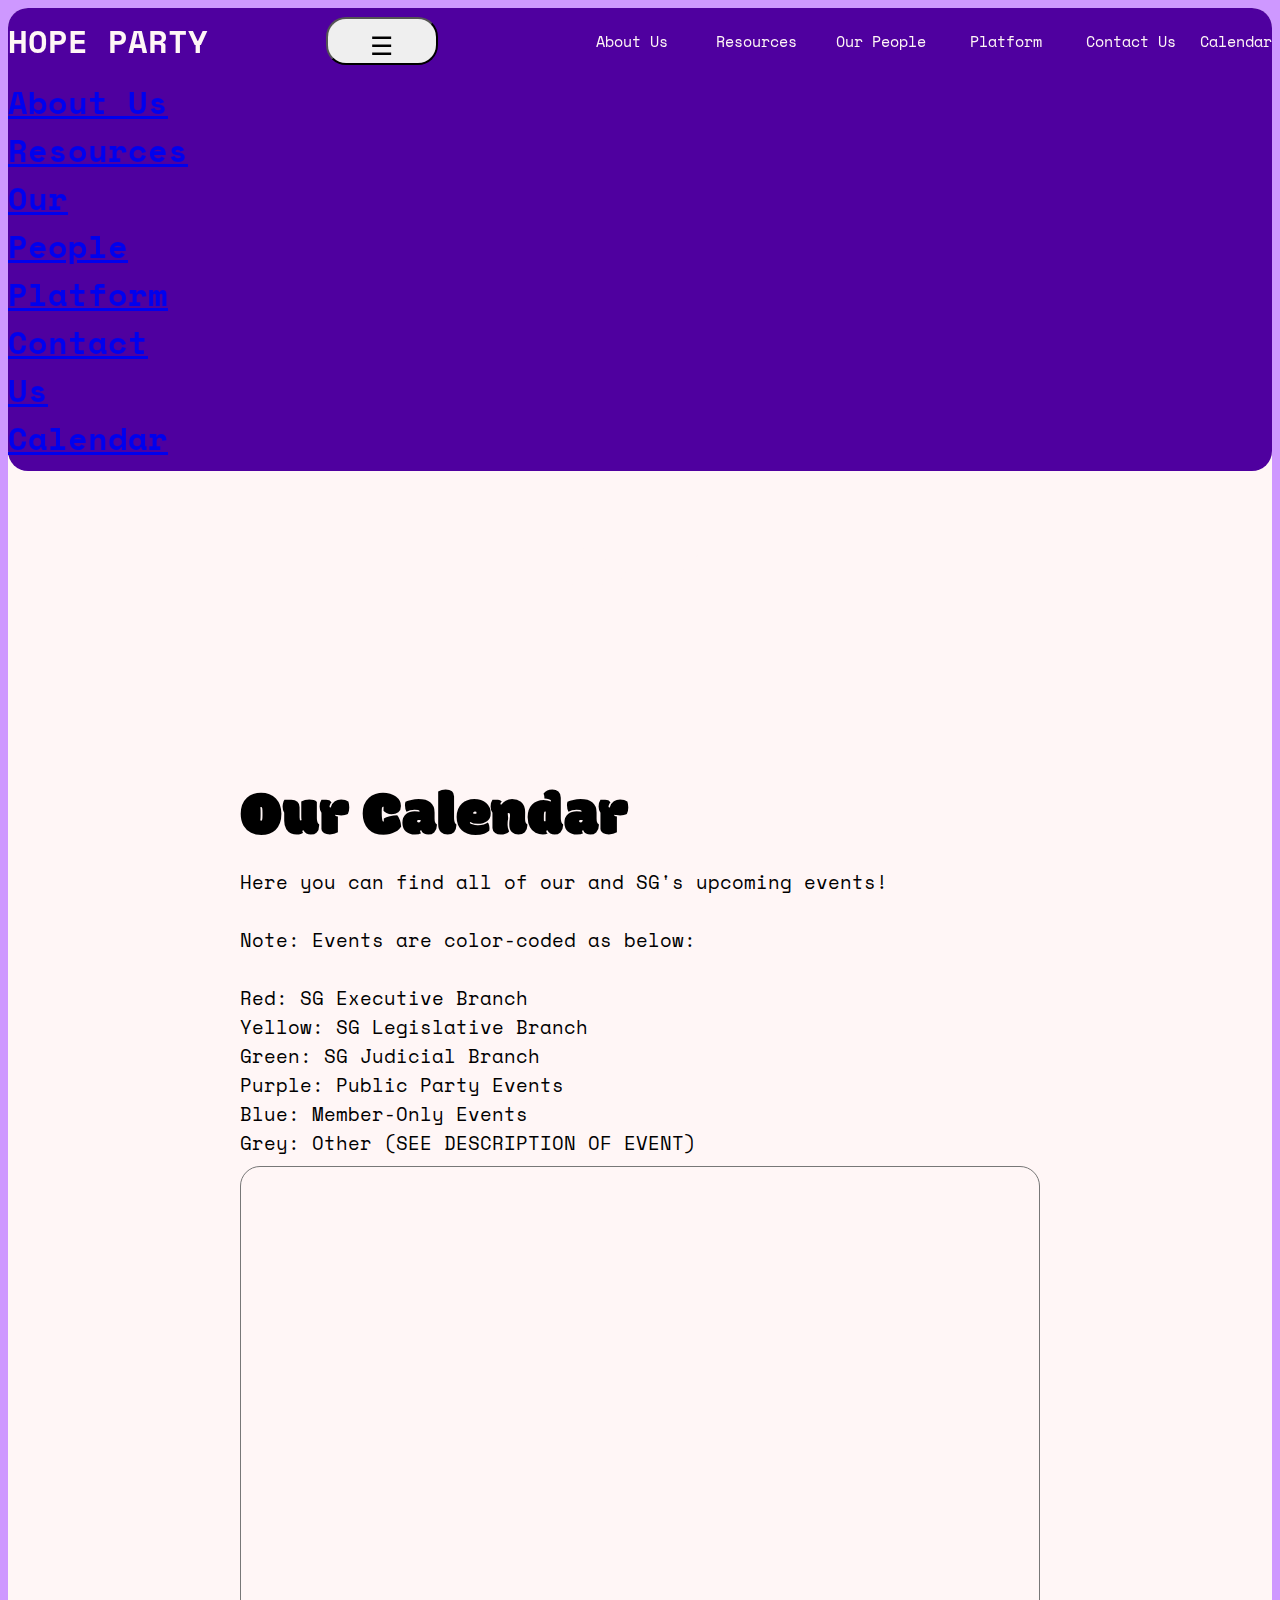
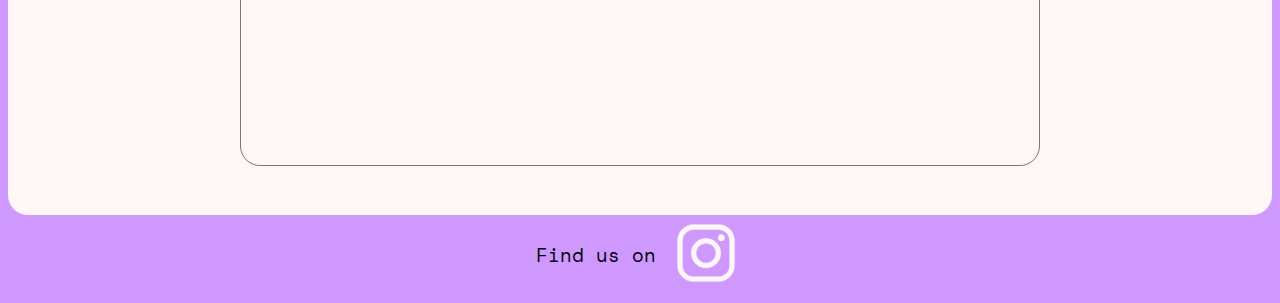
<file: calendar/index.html>
<!DOCTYPE html>
<html lang="en">
<head>
    <link href="../script/styles.css" rel="stylesheet">
    <link rel="icon" type="image/png" href="../assets/img/favicon.ico">
    <meta name="viewport" content="width=device-width, initial-scale=1.0">
    <title>HOPE PARTY | Calendar</title>
    <style>
        #mheadImg {
            background-image: url('https://lh3.googleusercontent.com/pw/AP1GczPLu0ZSyNYbU4FPASHluoDOI5B_H4A20LDKT9CrSIJh4N-pGPQoL8_J5c9zexXwGALYQaUscm7FYfyWAcFdm2GbwuA49SBHjEllSjAgRXDhGwbcWw=w2400');
        }
    </style>

    <script data-collect-dnt="true" async src="https://scripts.simpleanalyticscdn.com/latest.js"></script>
    <noscript>
        <img src="https://queue.simpleanalyticscdn.com/noscript.gif?collect-dnt=true" alt="" referrerpolicy="no-referrer-when-downgrade">
    </noscript>
</head>
<body id="main">
    <div id="big">
        <div class="p1" id="topHeader">
              <a href="/" style="grid-column: 1/3;">HOPE PARTY</a>
            
              <button id="navToggle"
                      type="button"
                      aria-label="Open navigation menu"
                      aria-controls="mobileNav"
                      aria-expanded="false"
                      onclick="toggleMobileNav()"
                      style="font-size:26px; padding:12px 14px; min-width:48px; min-height:48px;">
                ☰
              </button>
            
              <!-- Desktop links (CSS hides these on mobile) -->
              <a href="/about/" style="margin:auto; grid-column: 5;" class="p3">About Us</a>
              <a href="/resources/" style="margin:auto; grid-column: 6;" class="p3">Resources</a>
              <a href="/people/" style="margin:auto; grid-column: 7;" class="p3">Our People</a>
              <a href="/platform/" style="margin:auto; grid-column: 8;" class="p3">Platform</a>
              <a href="/contact/" style="margin:auto; grid-column: 9;" class="p3">Contact Us</a>
              <a href="/calendar/" style="margin:auto; grid-column: 10;" class="p3">Calendar</a>
            
              <!-- Mobile dropdown -->
              <nav id="mobileNav" aria-label="Primary navigation">
                <a href="/about/">About Us</a>
                <a href="/resources/">Resources</a>
                <a href="/people/">Our People</a>
                <a href="/platform/">Platform</a>
                <a href="/contact/">Contact Us</a>
                <a href="/calendar/">Calendar</a>
              </nav>
            </div>

        <div id="mheadImg">
            <div class="v" style="grid-column:2; grid-row:4;">HOPE</div>
            <div class="v2" style="grid-column:2; grid-row:5;">FOR SG</div>
            <div class="v3" style="grid-column:2; grid-row:6;">A HOPE FOR THE PEOPLE.</div>
        </div>

        <main id="mBody">
            <h1 style="position:absolute; left:-9999px; top:auto; width:1px; height:1px; overflow:hidden;">
                HOPE PARTY - Calendar
            </h1>

            <br>

            <div id="mContent">
                <div class="textBlockR" style="grid-row:1; grid-template-rows: repeat(2, auto);">
                    <div class="h" style="grid-row:1; grid-column:1/6;">Our Calendar</div>
                    <div style="margin-right:auto; grid-column:1/6; grid-row:2/span3;" class="p2">
                        Here you can find all of our and SG's upcoming events!
                        <br><br>
                        Note: Events are color-coded as below:
                        <br><br>
                        Red: SG Executive Branch <br>
                        Yellow: SG Legislative Branch <br>
                        Green: SG Judicial Branch <br>
                        Purple: Public Party Events <br>
                        Blue: Member-Only Events <br>
                        Grey: Other (SEE DESCRIPTION OF EVENT)
                    </div>
                </div>

                <iframe
                    src="https://calendar.google.com/calendar/embed?height=600&wkst=1&ctz=America%2FNew_York&mode=MONTH&src=dWZob3BlMjZAZ21haWwuY29t&color=%238e24aa"
                    style="border:solid 1px #777"
                    width="800"
                    height="600"
                    scrolling="no"
                    title="HOPE PARTY calendar">
                </iframe>

                <br>
            </div>
        </main>
    </div>

    <div style="display:flex;">
        <p style="margin:auto; margin-right:0;" class="p2">Find us on&nbsp;</p>
        <a href="https://www.instagram.com/uf.hopeparty/"
           style="margin:auto; margin-left:0;"
           aria-label="Visit HOPE Party Instagram">
            <img src="../assets/img/insta.png" class="social" alt="" role="presentation">
        </a>
    </div>

    <script src="../script/script.js"></script>
</body>
</html>
</file>
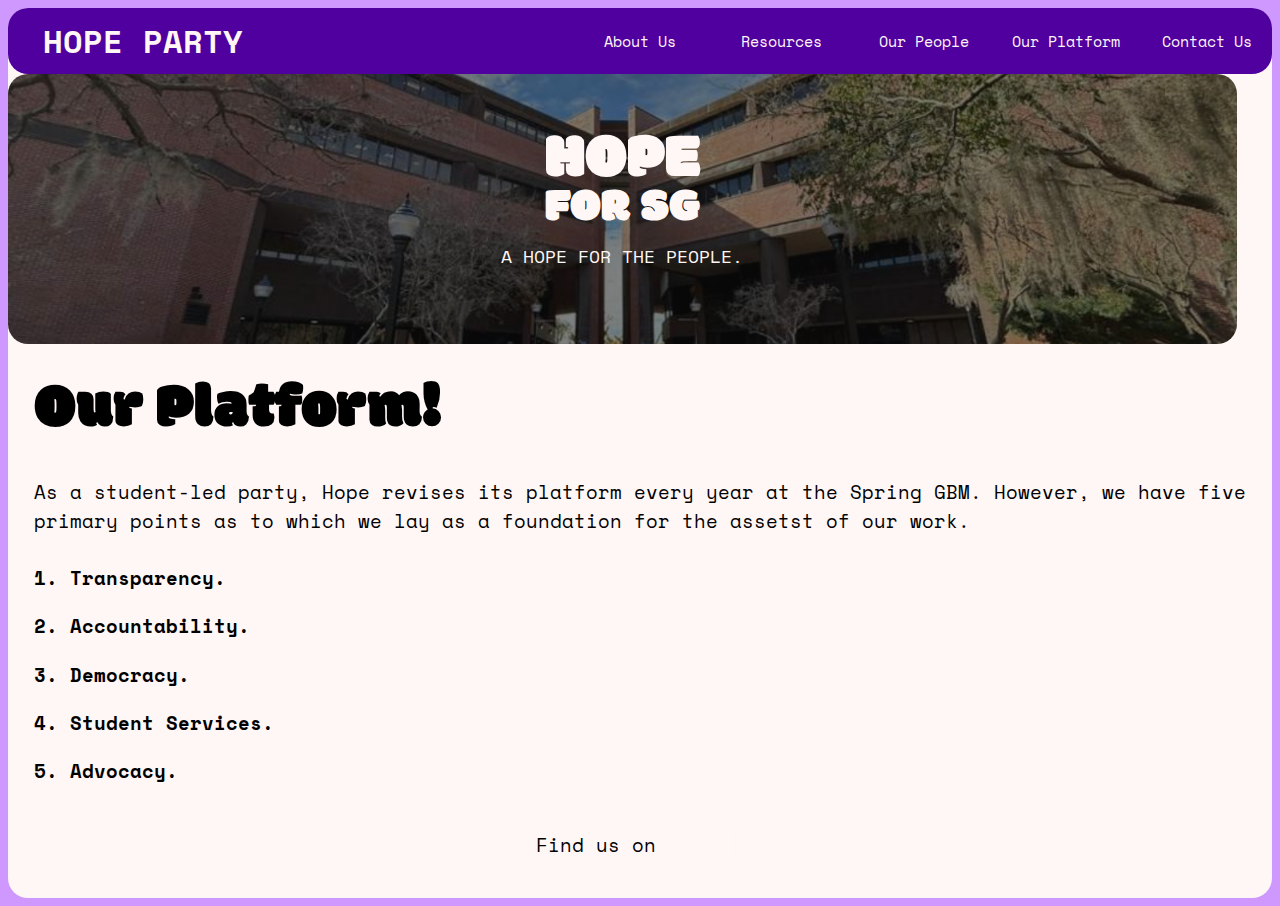
<file: platform/index.html>
<!DOCTYPE html>
<html lang="en">
    <head>
        <link href="../script/styles.css" rel="stylesheet">
        <link rel="icon" type="image/png" href="../assets/img/favicon.ico">
        <!-- <script src="summernote/summernote.min.js"></script> -->
        <meta name="viewport" content="height=1000">
        <title>HOPE PARTY | Home</title>
        <style>
            #mheadImg {
                background-image: url('../assets/img/marston.jpeg');
            }
        </style>
    </head>
    <body id="main">
        <div id="big">
            <div class="p1" id="topHeader">
                <a href="/" style="margin:auto; margin-right:auto; margin-left:auto; grid-column: 1/3  ;">HOPE PARTY</a>
                <a href="../about/" style="margin:auto; grid-column: 5;" class="p3">About Us</a>
                <a href="../resources/" style="margin:auto; grid-column: 6;" class="p3">Resources</a>
                <a href="../people/" style="margin:auto; grid-column: 7;" class="p3">Our People</a>
                <a href="../platform/" style="margin:auto; grid-column: 8;" class="p3">Our Platform</a>
                <a href="../contact/" style="margin:auto; grid-column: 9;" class="p3">Contact Us</a>

            </div>
             <div id="mheadImg">
                 <div class="v" style="grid-column:2; grid-row:4;">HOPE</div>
                 <div class="v2" style="grid-column:2; grid-row:5;">FOR SG</div>
                 <div class="v3" style="grid-column:2; grid-row:6;">A HOPE FOR THE PEOPLE.</div>
             </div>
            <div id="mBody">
                <br>
                <div id="mContent">
                         <div style="padding-left:1vw;" class="h">Our Platform!</div> 
                        <div style="margin-right:auto; grid-column: 1/7; grid-row:3; padding-left:1vw;" class="p2">
                            As a student-led party, Hope revises its platform every year at the Spring GBM. However, we have five primary points as to which we lay as a foundation for the assetst of our work.
                        </div>
                        <div style="margin-right:auto; grid-column: 1/7; grid-row:4; padding-left:1vw;" class="p2">
                           <p><strong>1. Transparency.</strong> 
                            <p><strong>2. Accountability.</strong> 
                            <p><strong>3. Democracy.</strong>
                            <p><strong>4. Student Services.</strong>
                            <p><strong>5. Advocacy.</strong
                        </div>
                </div>
                
            </div>
        </div>
            <div style="display:flex;">
                <p style="margin:auto;margin-right:0;"  class="p2">Find us on&nbsp;</p>
                <a href="https://www.instagram.com/uf.hopeparty/" style="margin:auto; margin-left:0;">
                    <img src="../assets/img/insta.png" class="social">
                </a>
            </div>
        </div>
    <script src="../script/script.js"></script>
    </body>

</html>
</file>
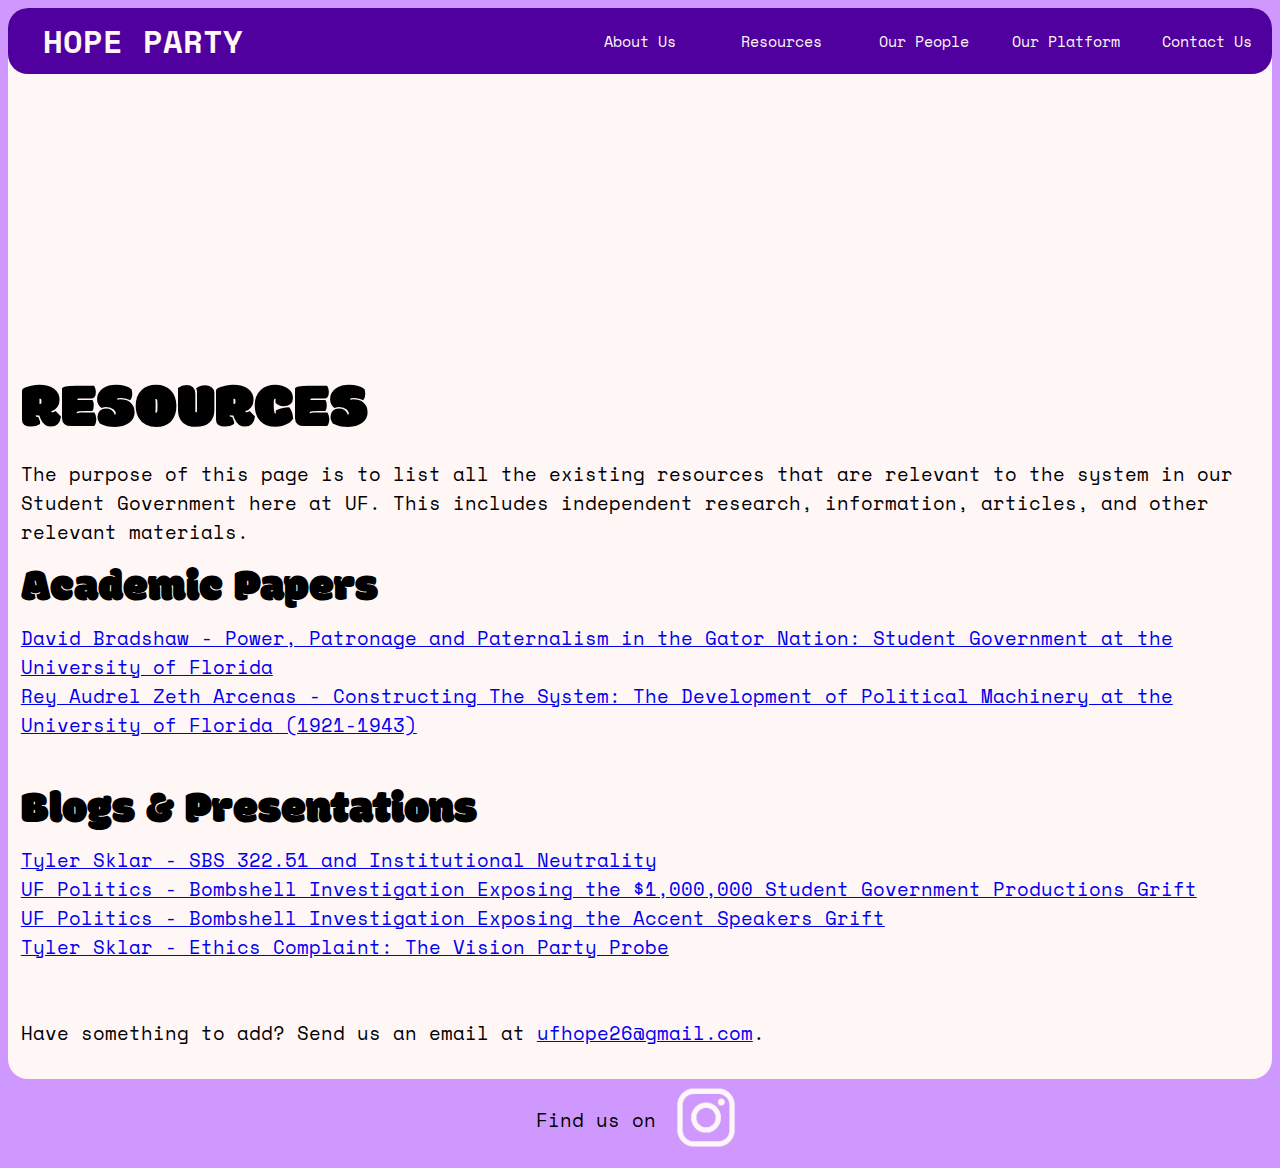
<file: resources/index.html>
<!DOCTYPE html>
<html lang="en">
    <head>
        <link href="../script/styles.css" rel="stylesheet">
        <link rel="icon" type="image/png" href="../assets/img/favicon.ico">
        <!-- <script src="summernote/summernote.min.js"></script> -->
        <meta name="viewport" content="height=1000">
        <title>HOPE PARTY | Resources</title>
        <style>
            #mheadImg {
                background-image: url('https://lh3.googleusercontent.com/pw/AP1GczMOTR9bfseX7y99VUP8WBbE75OsH6Wmg8wN7QDRv323bvc0Lw0ycHigM6v2PJ-hUrrqS34Qc5T_FK3_9JuG8PKifvG_9rHEB2M3jO1XbpKDSLNkIw=w2400');
            }
        </style>
    </head>
    <body id="main">
        <div id="big">
            <div class="p1" id="topHeader">
                <a href="/" style="margin:auto; margin-right:auto; margin-left:auto; grid-column: 1/3  ;">HOPE PARTY</a>
                <a href="../about/" style="margin:auto; grid-column: 5;" class="p3">About Us</a>
                <a href="../resources/" style="margin:auto; grid-column: 6;" class="p3">Resources</a>
                <a href="../people/" style="margin:auto; grid-column: 7;" class="p3">Our People</a>
                <a href="../platform/" style="margin:auto; grid-column: 8;" class="p3">Our Platform</a>
                <a href="../contact/" style="margin:auto; grid-column: 9;" class="p3">Contact Us</a>

            </div>
             <div id="mheadImg">
                 <div class="v" style="grid-column:2; grid-row:4;">HOPE</div>
                 <div class="v2" style="grid-column:2; grid-row:5;">FOR SG</div>
                 <div class="v3" style="grid-column:2; grid-row:6;">A HOPE FOR THE PEOPLE.</div>
             </div>
            <div id="mBody">
                <br>
                <div id="mContent">
                        <div class="textBlockR" style="grid-row:1;grid-template-rows: repeat(2, auto);">
                            <div class="h" style="grid-row:1; grid-column:1/6;">RESOURCES</div>
                            <div style="margin-right:auto; grid-column: 1/6; grid-row:2/span3;" class="p2">
                            The purpose of this page is to list all the existing resources that are relevant to the system in our Student Government here at UF.
This includes independent research, information, articles, and other relevant materials.
                            </div>
                        </div>
                        <div class="textBlockR" style="grid-row:2;">
                            <div class="h2" style="grid-row:1; grid-column:1/6;">Academic Papers</div>
                            <div style="margin-right:auto; grid-column: 1/6; grid-row:2/span 3;" class="p2">
                                <a href="https://ufhope.org">David Bradshaw - 
                            Power, Patronage and Paternalism in the Gator Nation:
                            Student Government at the University of Florida
                            </a> <br/>
                            <a href="https://ufdc.ufl.edu/AA00114326/00001/pdf">Rey Audrel Zeth Arcenas - Constructing The System:
                            The Development of Political Machinery at the University of Florida (1921-1943)</a>
                            <br/>
                            <br/>
                            </div>
                        </div>
                        <div class="textBlockR" style="grid-row:3;">
                            <div class="h2" style="grid-row:1; grid-column:1/6;">Blogs & Presentations</div>
                            <div style="margin-right:auto; grid-column: 1/6; grid-row:2/span 3;" class="p2">
                                <a href="https://docs.google.com/presentation/d/1PDGMOqEmbC0MHKaAy7pFc66TqNCFVpFU7LvKzZzOmoU/edit?usp=sharing">Tyler Sklar - SBS 322.51 and Institutional Neutrality</a> <br>
                                    <a href="https://medium.com/@uf_politics/bombshell-investigation-exposing-the-1-000-000-student-government-productions-grift-e89d17bee5ce">UF Politics - Bombshell Investigation Exposing the $1,000,000 Student Government Productions Grift</a> <br>
                                    <a href="https://medium.com/@uf_politics/bombshell-investigation-exposing-the-accent-speakers-grift-79fedf838aad">UF Politics - Bombshell Investigation Exposing the Accent Speakers Grift</a> <br>
                                <a href="https://l.instagram.com/?u=https%3A%2F%2Fdocs.google.com%2Fdocument%2Fd%2F11KFaVBhlfxcIFpViane7gxrHjqOKrx9qRitZFIorK5M%2Fedit%3Fusp%3Dsharing&e=AT1rO53YLjN7O3njw8bK3M2FY3mlz5X2PiXhwrQxPDXIVula5n0c3tDzyOIq4llNJob73fy3tG4flesg4_KhLwruz5KRW4v4SN9GMgFSlyVxpDdGlo8eUpTwKzKC"> Tyler Sklar - Ethics Complaint: The Vision Party Probe </a> <br>
                                <br>
                            </div>
                        </div>
                        <p class="p2">Have something to add? Send us an email at <a href="mailto:ufhope26@gmail.com">ufhope26@gmail.com</a>.</p>
                        </div>
                </div>
                
            </div>
        </div>
            <div style="display:flex;">
                <p style="margin:auto;margin-right:0;"  class="p2">Find us on&nbsp;</p>
                <a href="https://www.instagram.com/uf.hopeparty/" style="margin:auto; margin-left:0;">
                    <img src="../assets/img/insta.png" class="social">
                </a>
            </div>
        </div>
    <script src="../script/script.js"></script>
    </body>

</html>
</file>
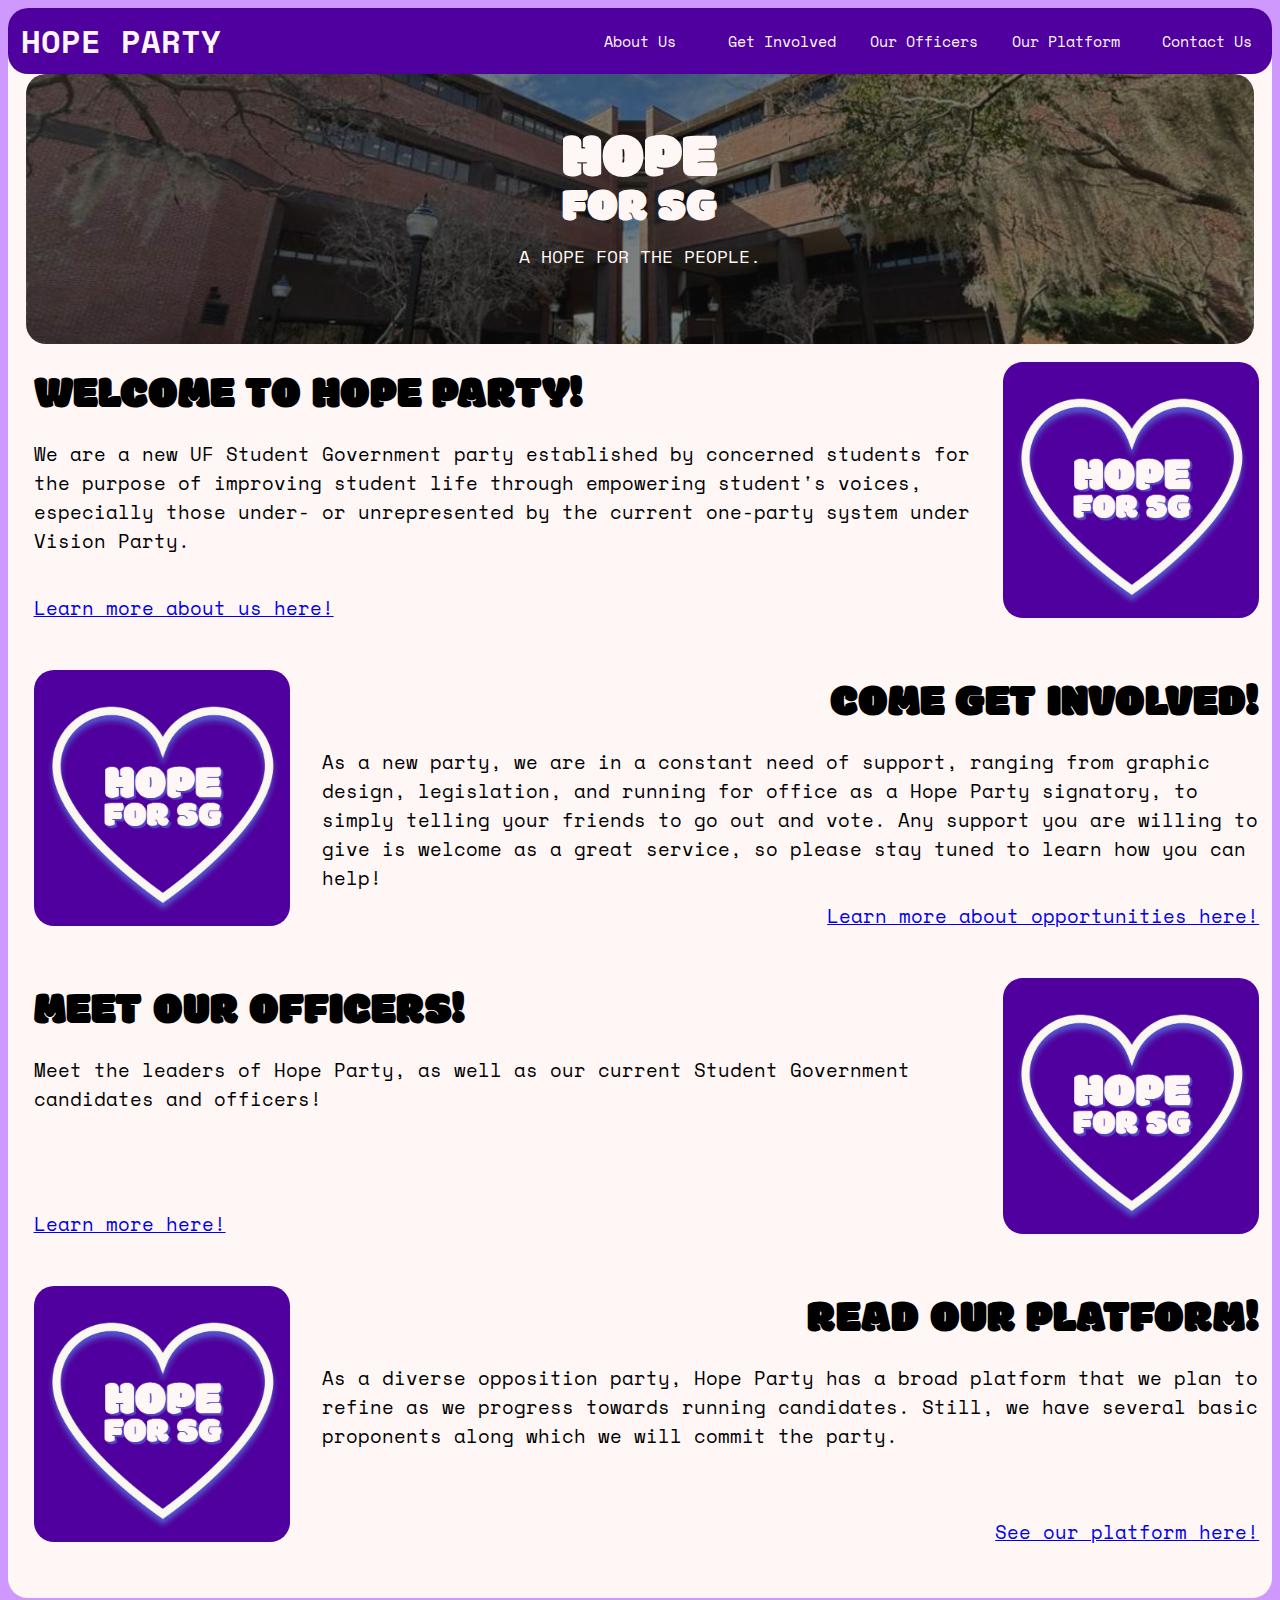
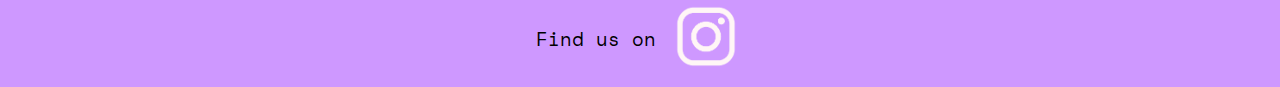
<file: about.html>
<!DOCTYPE html>
<html lang="en">
    <head>
        <link href="script/styles.css" rel="stylesheet">
        <link rel="icon" type="image/png" href="res/img/favicon.ico">
        <!-- <script src="summernote/summernote.min.js"></script> -->
        <meta name="viewport" content="height=1000">
        <style>
            #mheadImg {
                background-image: url('res/img/marston.jpeg');
            }
        </style>
    </head>
    <body id="main">
        <div id="big">
            <div class="p1" id="topHeader">
                <a href="index.html" style="margin:auto; margin-right:auto; margin-left:1vw; grid-column: 1/4;">HOPE PARTY</a>
                <a href="about.html" style="margin:auto; grid-column: 5;" class="p3">About Us</a>
                <a href="get-involved.html" style="margin:auto; grid-column: 6;" class="p3">Get Involved</a>
                <a href="officers.html" style="margin:auto; grid-column: 7;" class="p3">Our Officers</a>
                <a href="platform.html" style="margin:auto; grid-column: 8;" class="p3">Our Platform</a>
                <a href="contact.html" style="margin:auto; grid-column: 9;" class="p3">Contact Us</a>

            </div>
            <div id="mBody">
                <div id="mheadImg">
                    <!-- <img
                    src="res/img/marston.jpeg" id="mheadImg"
                    alt="Marston"
                    /> -->
                    <div class="v" style="grid-column:2; grid-row:4;">HOPE</div>
                    <div class="v2" style="grid-column:2; grid-row:5;">FOR SG</div>
                    <div class="v3" style="grid-column:2; grid-row:6;">A HOPE FOR THE PEOPLE.</div>

                </div>
                <br>
                <div id="mContent" style="grid-template-rows: repeat(4, auto);">
                    <div class="textBlock" style="grid-row:1;">
                        <div style="margin-right:auto; grid-column: 1/4; grid-row:1;" class="h2">
                            WELCOME TO HOPE PARTY!
                        </div>
                        <img src="res/img/logo.png" style="grid-column:5; max-width:20vw; grid-row:1/5;">
                        <div style="margin-right:auto; grid-column: 1/5; grid-row:2/4;" class="p2">
                            We are a new UF Student Government party established by
                            concerned students for the purpose of improving student life 
                            through empowering student's voices, especially those
                            under- or unrepresented by the current one-party system
                            under Vision Party.
                        </div>
                        <a href="about.html" style="grid-column:1/4; grid-row:4;" class="p2">Learn more about us here!</a>
                    </div>
                    <div class="textBlock" style="grid-row:2;">
                        <img src="res/img/logo.png" style="grid-column:1; max-width:20vw; grid-row:1/5;">
                        <span style="justify-self: end; grid-column: 4/6; grid-row:1;" class="h2">
                        COME GET INVOLVED!
                        </span>
                        <div style="margin-right:auto; grid-column: 2/6; grid-row:2/4;" class="p2">
                            As a new party, we are in a constant need of support, ranging from 
                            graphic design, legislation, and running for office as a Hope Party
                            signatory, to simply telling your friends to go out and vote. Any support
                            you are willing to give is welcome as a great service, so please stay tuned
                            to learn how you can help!
                        </div>
                        <a href="get-involved.html" style="justify-self:end; grid-row:4; grid-column:4/6;" class="p2">Learn more about opportunities here!</a>
                    </div>
                    <div class="textBlock" style="grid-row:3;">
                        <div style="margin-right:auto; grid-column: 1/4; grid-row:1;" class="h2">
                            MEET OUR OFFICERS!
                        </div>
                        <img src="res/img/logo.png" style="grid-column:5; max-width:20vw; grid-row:1/5;">
                        <div style="margin-right:auto; grid-column: 1/5; grid-row:2/4;" class="p2">
                            Meet the leaders of Hope Party, as well as our current Student Government
                            candidates and officers!
                        </div>
                        <a href="officers.html" style="grid-column:1/4; grid-row:4;" class="p2">Learn more here!</a>
                    </div>
                    <div class="textBlock" style="grid-row:4;">
                        <img src="res/img/logo.png" style="grid-column:1; max-width:20vw; grid-row:1/5;">
                        <div style="grid-column: 4/6; justify-self:end;" class="h2">
                            READ OUR PLATFORM!
                        </div>
                        <div style="margin-right:auto; grid-column: 2/6; grid-row:2/4;" class="p2">
                            As a diverse opposition party, Hope Party has a broad platform
                            that we plan to refine as we progress towards running candidates.
                            Still, we have several basic proponents along which we will commit the party.
                        </div>
                        <a href="about.html" style="justify-self:end; grid-row:4; grid-column:4/6;" class="p2">See our platform here!</a>
                    </div>
                </div>
                
            </div>
        </div>
            <div style="display:flex;">
                <p style="margin:auto;margin-right:0;"  class="p2">Find us on&nbsp;</p>
                <a href="https://www.instagram.com/uf.hopeparty/" style="margin:auto; margin-left:0;">
                    <img src="res/img/insta.png" class="social">
                </a>
                <!-- <a href="https://www.instagram.com/uf.hopeparty/">
                    <img src="res/img/insta.png" class="social">
                </a>
                <a href="https://www.instagram.com/uf.hopeparty/">
                    <img src="res/img/insta.png" class="social">
                </a> -->
            </div>
        </div>

    </body>

</html>
</file>
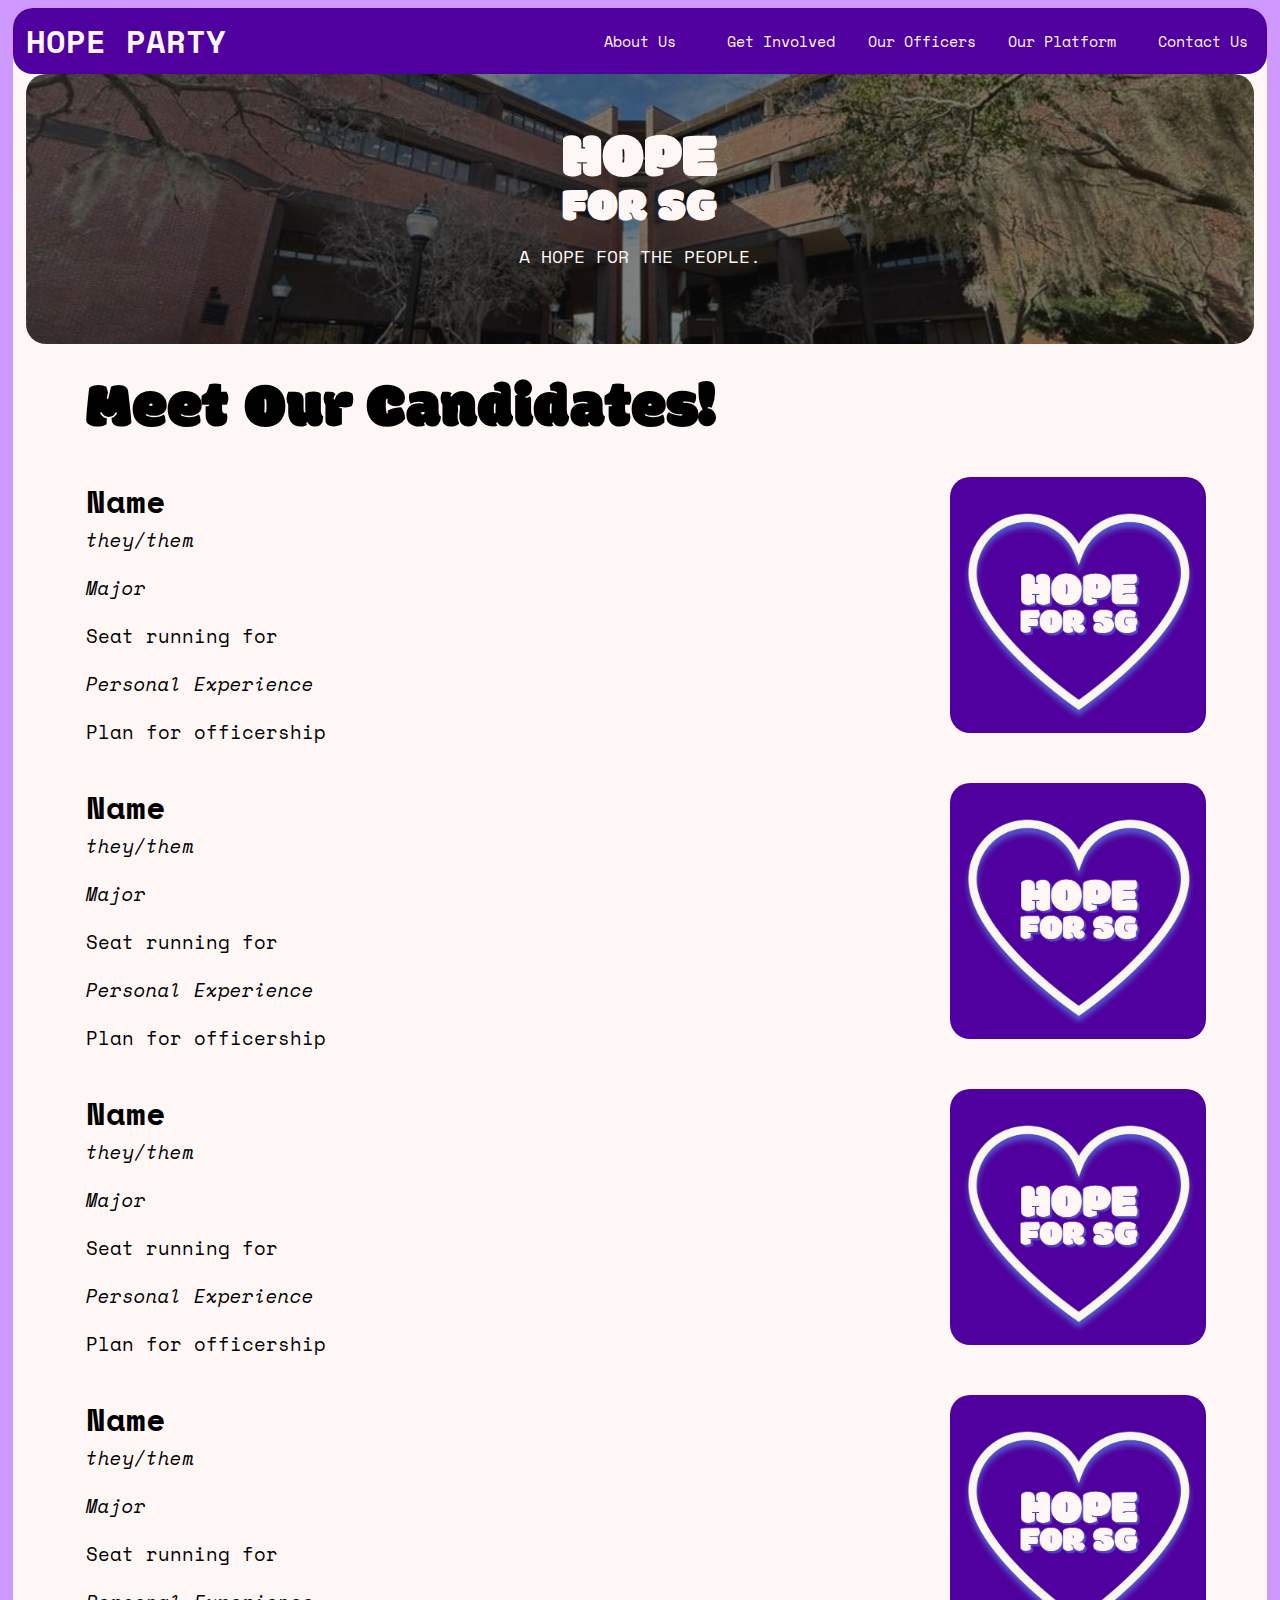
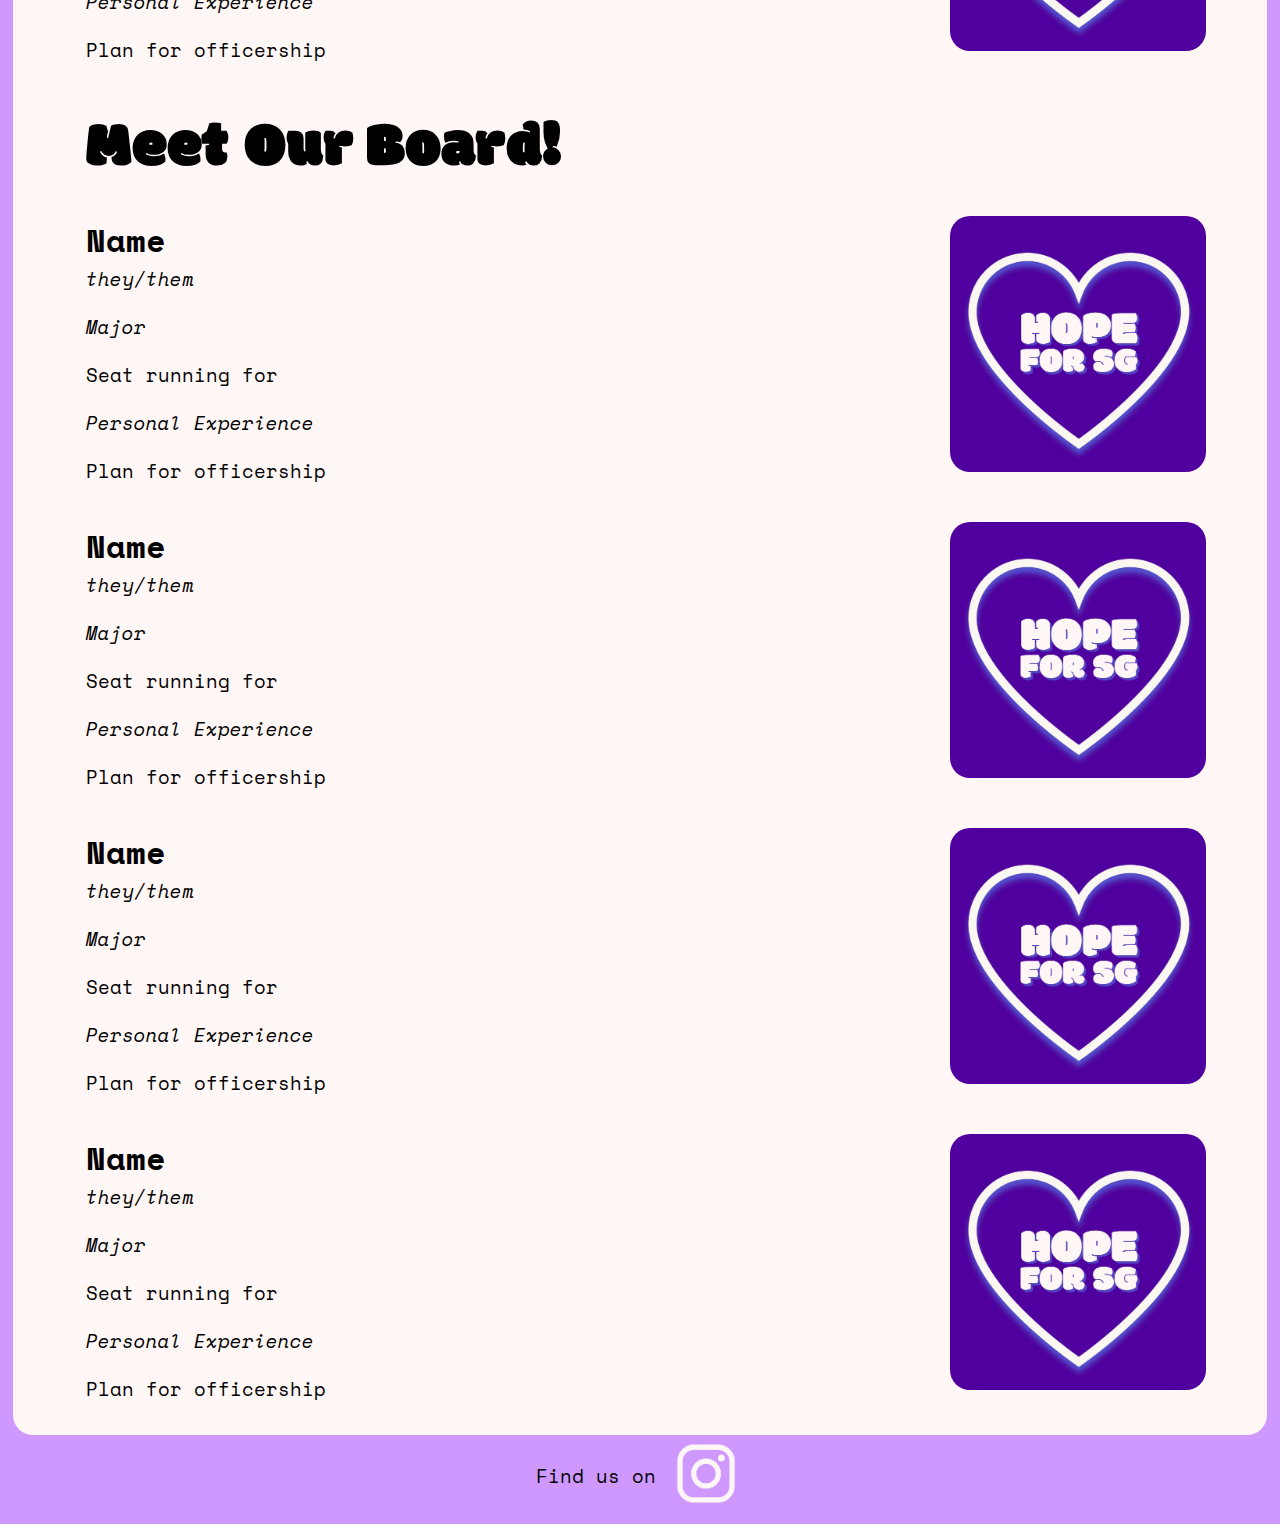
<file: officers.html>
<!DOCTYPE html>
<html lang="en">
    <head>
        <link href="script/styles.css" rel="stylesheet">
        <link rel="icon" type="image/png" href="res/img/favicon.ico">
        <!-- <script src="summernote/summernote.min.js"></script> -->
        <meta name="viewport" content="height=1000">
        <style>
            #mheadImg {
                background-image: url('res/img/marston.jpeg');
            }
        </style>
    </head>
    <body id="main">
        <div id="big">
            <div class="p1" id="topHeader">
                <a href="index.html" style="margin:auto; margin-right:auto; margin-left:1vw; grid-column: 1/4;">HOPE PARTY</a>
                <a href="about.html" style="margin:auto; grid-column: 5;" class="p3">About Us</a>
                <a href="get-involved.html" style="margin:auto; grid-column: 6;" class="p3">Get Involved</a>
                <a href="officers.html" style="margin:auto; grid-column: 7;" class="p3">Our Officers</a>
                <a href="platform.html" style="margin:auto; grid-column: 8;" class="p3">Our Platform</a>
                <a href="contact.html" style="margin:auto; grid-column: 9;" class="p3">Contact Us</a>

            </div>
            <div id="mBody">
                <div id="mheadImg">
                    <!-- <img
                    src="res/img/marston.jpeg" id="mheadImg"
                    alt="Marston"
                    /> -->
                    <div class="v" style="grid-column:2; grid-row:4;">HOPE</div>
                    <div class="v2" style="grid-column:2; grid-row:5;">FOR SG</div>
                    <div class="v3" style="grid-column:2; grid-row:6;">A HOPE FOR THE PEOPLE.</div>

                </div>
                <br>
                <div id="mContent" style="gap:2vh">
                    <div style="padding-left:1vw; grid-row:1;" class="h">Meet Our Candidates!</div>
                    <div class="textBlockB" style="grid-row:2;">
                        <div style="margin-right:auto; grid-column: 1/4; grid-row:1;" class="p1">
                            Name
                        </div>
                        <div style="margin-right:auto; grid-column: 1/4; grid-row:2; font-style:italic;" class="p2">
                            they/them
                        </div>
                        <div style="margin-right:auto; grid-column: 1/4; grid-row:3; font-style:italic;" class="p2">
                            Major
                        </div>
                        <div style="margin-right:auto; grid-column: 1/4; grid-row:4;" class="p2">
                            Seat running for
                        </div>
                        <div style="margin-right:auto; grid-column: 1/4; grid-row:5; font-style:italic;" class="p2">
                            Personal Experience
                        </div>                       
                        <div style="margin-right:auto; grid-column: 1/5; grid-row:6;" class="p2">
                            Plan for officership
                        </div>
                        <img src="res/img/logo.png" style="grid-column:4; max-width:20vw; grid-row:1 / span 6;">
                    </div>
                    <div class="textBlockB" style="grid-row:3;">
                        <div style="margin-right:auto; grid-column: 1/4; grid-row:1;" class="p1">
                            Name
                        </div>
                        <div style="margin-right:auto; grid-column: 1/4; grid-row:2; font-style:italic;" class="p2">
                            they/them
                        </div>
                        <div style="margin-right:auto; grid-column: 1/4; grid-row:3; font-style:italic;" class="p2">
                            Major
                        </div>
                        <div style="margin-right:auto; grid-column: 1/4; grid-row:4;" class="p2">
                            Seat running for
                        </div>
                        <div style="margin-right:auto; grid-column: 1/4; grid-row:5; font-style:italic;" class="p2">
                            Personal Experience
                        </div>                       
                        <div style="margin-right:auto; grid-column: 1/5; grid-row:6;" class="p2">
                            Plan for officership
                        </div>
                        <img src="res/img/logo.png" style="grid-column:4; max-width:20vw; grid-row:1 / span 6;">
                    </div>
                    <div class="textBlockB" style="grid-row:4;">
                        <div style="margin-right:auto; grid-column: 1/4; grid-row:1;" class="p1">
                            Name
                        </div>
                        <div style="margin-right:auto; grid-column: 1/4; grid-row:2; font-style:italic;" class="p2">
                            they/them
                        </div>
                        <div style="margin-right:auto; grid-column: 1/4; grid-row:3; font-style:italic;" class="p2">
                            Major
                        </div>
                        <div style="margin-right:auto; grid-column: 1/4; grid-row:4;" class="p2">
                            Seat running for
                        </div>
                        <div style="margin-right:auto; grid-column: 1/4; grid-row:5; font-style:italic;" class="p2">
                            Personal Experience
                        </div>                       
                        <div style="margin-right:auto; grid-column: 1/5; grid-row:6;" class="p2">
                            Plan for officership
                        </div>
                        <img src="res/img/logo.png" style="grid-column:4; max-width:20vw; grid-row:1 / span 6;">
                    </div>
                    <div class="textBlockB" style="grid-row:5;">
                        <div style="margin-right:auto; grid-column: 1/4; grid-row:1;" class="p1">
                            Name
                        </div>
                        <div style="margin-right:auto; grid-column: 1/4; grid-row:2; font-style:italic;" class="p2">
                            they/them
                        </div>
                        <div style="margin-right:auto; grid-column: 1/4; grid-row:3; font-style:italic;" class="p2">
                            Major
                        </div>
                        <div style="margin-right:auto; grid-column: 1/4; grid-row:4;" class="p2">
                            Seat running for
                        </div>
                        <div style="margin-right:auto; grid-column: 1/4; grid-row:5; font-style:italic;" class="p2">
                            Personal Experience
                        </div>                       
                        <div style="margin-right:auto; grid-column: 1/5; grid-row:6;" class="p2">
                            Plan for officership
                        </div>
                        <img src="res/img/logo.png" style="grid-column:4; max-width:20vw; grid-row:1 / span 6;">
                    </div>
                    <div style="padding-left:1vw; grid-row:6;" class="h">Meet Our Board!</div>
                    <div class="textBlockB" style="grid-row:7;">
                        <div style="margin-right:auto; grid-column: 1/4; grid-row:1;" class="p1">
                            Name
                        </div>
                        <div style="margin-right:auto; grid-column: 1/4; grid-row:2; font-style:italic;" class="p2">
                            they/them
                        </div>
                        <div style="margin-right:auto; grid-column: 1/4; grid-row:3; font-style:italic;" class="p2">
                            Major
                        </div>
                        <div style="margin-right:auto; grid-column: 1/4; grid-row:4;" class="p2">
                            Seat running for
                        </div>
                        <div style="margin-right:auto; grid-column: 1/4; grid-row:5; font-style:italic;" class="p2">
                            Personal Experience
                        </div>                       
                        <div style="margin-right:auto; grid-column: 1/5; grid-row:6;" class="p2">
                            Plan for officership
                        </div>
                        <img src="res/img/logo.png" style="grid-column:4; max-width:20vw; grid-row:1 / span 6;">
                    </div>
                    <div class="textBlockB" style="grid-row:8;">
                        <div style="margin-right:auto; grid-column: 1/4; grid-row:1;" class="p1">
                            Name
                        </div>
                        <div style="margin-right:auto; grid-column: 1/4; grid-row:2; font-style:italic;" class="p2">
                            they/them
                        </div>
                        <div style="margin-right:auto; grid-column: 1/4; grid-row:3; font-style:italic;" class="p2">
                            Major
                        </div>
                        <div style="margin-right:auto; grid-column: 1/4; grid-row:4;" class="p2">
                            Seat running for
                        </div>
                        <div style="margin-right:auto; grid-column: 1/4; grid-row:5; font-style:italic;" class="p2">
                            Personal Experience
                        </div>                       
                        <div style="margin-right:auto; grid-column: 1/5; grid-row:6;" class="p2">
                            Plan for officership
                        </div>
                        <img src="res/img/logo.png" style="grid-column:4; max-width:20vw; grid-row:1 / span 6;">
                    </div>
                    <div class="textBlockB" style="grid-row:9;">
                        <div style="margin-right:auto; grid-column: 1/4; grid-row:1;" class="p1">
                            Name
                        </div>
                        <div style="margin-right:auto; grid-column: 1/4; grid-row:2; font-style:italic;" class="p2">
                            they/them
                        </div>
                        <div style="margin-right:auto; grid-column: 1/4; grid-row:3; font-style:italic;" class="p2">
                            Major
                        </div>
                        <div style="margin-right:auto; grid-column: 1/4; grid-row:4;" class="p2">
                            Seat running for
                        </div>
                        <div style="margin-right:auto; grid-column: 1/4; grid-row:5; font-style:italic;" class="p2">
                            Personal Experience
                        </div>                       
                        <div style="margin-right:auto; grid-column: 1/5; grid-row:6;" class="p2">
                            Plan for officership
                        </div>
                        <img src="res/img/logo.png" style="grid-column:4; max-width:20vw; grid-row:1 / span 6;">
                    </div>
                    <div class="textBlockB" style="grid-row:10;">
                        <div style="margin-right:auto; grid-column: 1/4; grid-row:1;" class="p1">
                            Name
                        </div>
                        <div style="margin-right:auto; grid-column: 1/4; grid-row:2; font-style:italic;" class="p2">
                            they/them
                        </div>
                        <div style="margin-right:auto; grid-column: 1/4; grid-row:3; font-style:italic;" class="p2">
                            Major
                        </div>
                        <div style="margin-right:auto; grid-column: 1/4; grid-row:4;" class="p2">
                            Seat running for
                        </div>
                        <div style="margin-right:auto; grid-column: 1/4; grid-row:5; font-style:italic;" class="p2">
                            Personal Experience
                        </div>                       
                        <div style="margin-right:auto; grid-column: 1/5; grid-row:6;" class="p2">
                            Plan for officership
                        </div>
                        <img src="res/img/logo.png" style="grid-column:4; max-width:20vw; grid-row:1 / span 6;">
                    </div>                    
                </div>
                
            </div>
        </div>
            <div style="display:flex;">
                <p style="margin:auto;margin-right:0;"  class="p2">Find us on&nbsp;</p>
                <a href="https://www.instagram.com/uf.hopeparty/" style="margin:auto; margin-left:0;">
                    <img src="res/img/insta.png" class="social">
                </a>
                <!-- <a href="https://www.instagram.com/uf.hopeparty/">
                    <img src="res/img/insta.png" class="social">
                </a>
                <a href="https://www.instagram.com/uf.hopeparty/">
                    <img src="res/img/insta.png" class="social">
                </a> -->
            </div>
        </div>

    </body>

</html>
</file>
<file: script/styles.css>
@import url('https://fonts.googleapis.com/css2?family=Space+Mono:ital,wght@0,400;0,700;1,400;1,700&display=swap');
@import url('https://fonts.googleapis.com/css2?family=Modak&display=swap');

* {
    box-sizing: border-box;
    border-radius:20px;
}

.space-mono-regular {
    font-family: "Space Mono", monospace;
    font-weight: 400;
    font-style: normal;
}

.space-mono-bold {
    font-family: "Space Mono", monospace;
    font-weight: 700;
    font-style: normal;
}

.space-mono-regular-italic {
    font-family: "Space Mono", monospace;
    font-weight: 400;
    font-style: italic;
}

.space-mono-bold-italic {
    font-family: "Space Mono", monospace;
    font-weight: 700;
    font-style: italic;
}

.p3 {
    font-family: "Space Mono", monospace;
    font-weight: 400;
    font-style: normal;
    font-size:1.2vw;
}

.p2 {
    font-family: "Space Mono", monospace;
    font-weight: 400;
    font-style: normal;
    font-size:1.5vw;
}

.p1 {
    font-family: "Space Mono", monospace;
    font-weight: 700;
    font-style: normal;
    font-size:2.5vw;
}

.h {
    font-family: "Modak", system-ui;
    font-weight: 400;
    font-style: normal;
    font-size:5vw;
}

.h2 {
    font-family: "Modak", system-ui;
    font-weight: 400;
    font-style: normal;
    font-size:3.5vw;
}

.v {
    font-family: "Modak", system-ui;
    font-weight: 400;
    font-style: normal;
    font-size:64px;
}

.v2 {
    font-family: "Modak", system-ui;
    font-weight: 400;
    font-style: normal;
    font-size:47px;
}

.v3 {
    font-family: "Space Mono", monospace;
    font-weight: 400;
    font-style: normal;
    font-size:18px;
}

:root {
    --header-image: url('res/img/default.jpg');
}


#main {
    display:grid;
    background-color: #ce98ff;
}

#topHeader {
    position:sticky;
    min-height:fit-content;
    max-height:8vw;
    padding-top: 1vh;
    padding-bottom: 1vh;
    background-color:#4f009f;
    color:#fff6f6;
    margin:0;
    display:grid;
    grid-template-columns: repeat(9,1fr);
    grid-template-rows: 1;
    gap:1vw;
    width:auto;
    top:0;
}

#mBody {
    display:grid;
    align-items: center;
    margin-left:0;
    justify-items:center;
    margin-left:1vw;
    margin-right:1vw;
}

#mheadImg {
    display:grid;
    width:96vw;
    object-fit: cover;
    height:30vh;
    margin:0;
    background-size:cover;
    background-position: center;
    text-align: center;
    color:#fff6f6;
    grid-template-columns: repeat(3,1fr);
    grid-template-rows: repeat(9,1fr);
    line-height:3vw;
    gap:1vh;
}

.social {
    width:6vw;
}

#big{
    width:auto;
    justify-self:center;
    background-color: #fff6f6;
    padding-bottom:1vw;
    margin-bottom:5vh;
    margin:0;
    display:grid;
}

#topHeader > a{
    color: inherit; /* Inherits the color of the parent element */
    text-decoration: none; /* Removes the underline */
}

.textBlock {
    display:grid;
    grid-template-columns: repeat(5,1fr);
    grid-template-rows: repeat(4,1fr);
    column-gap: 2.5vw;
    row-gap:1vh;
    margin-left: 1vw; 
}

.textBlockB {
    display:grid;
    grid-template-columns: repeat(4,1fr);
    grid-template-rows: repeat(6,1fr);
    column-gap: 2.5vw;
    row-gap:0;
    margin-left: 1vw; 
}

#pluh {
    display:grid;
    grid-auto-rows: min-content;
    gap:5vh;
}

.genPhoto {
    aspect-ratio: 1 / 1;
    object-fit: cover;
}

#mContent {
    display:grid;
    grid-template-rows: repeat(4, auto);
    gap: 1vh;
}
</file>
